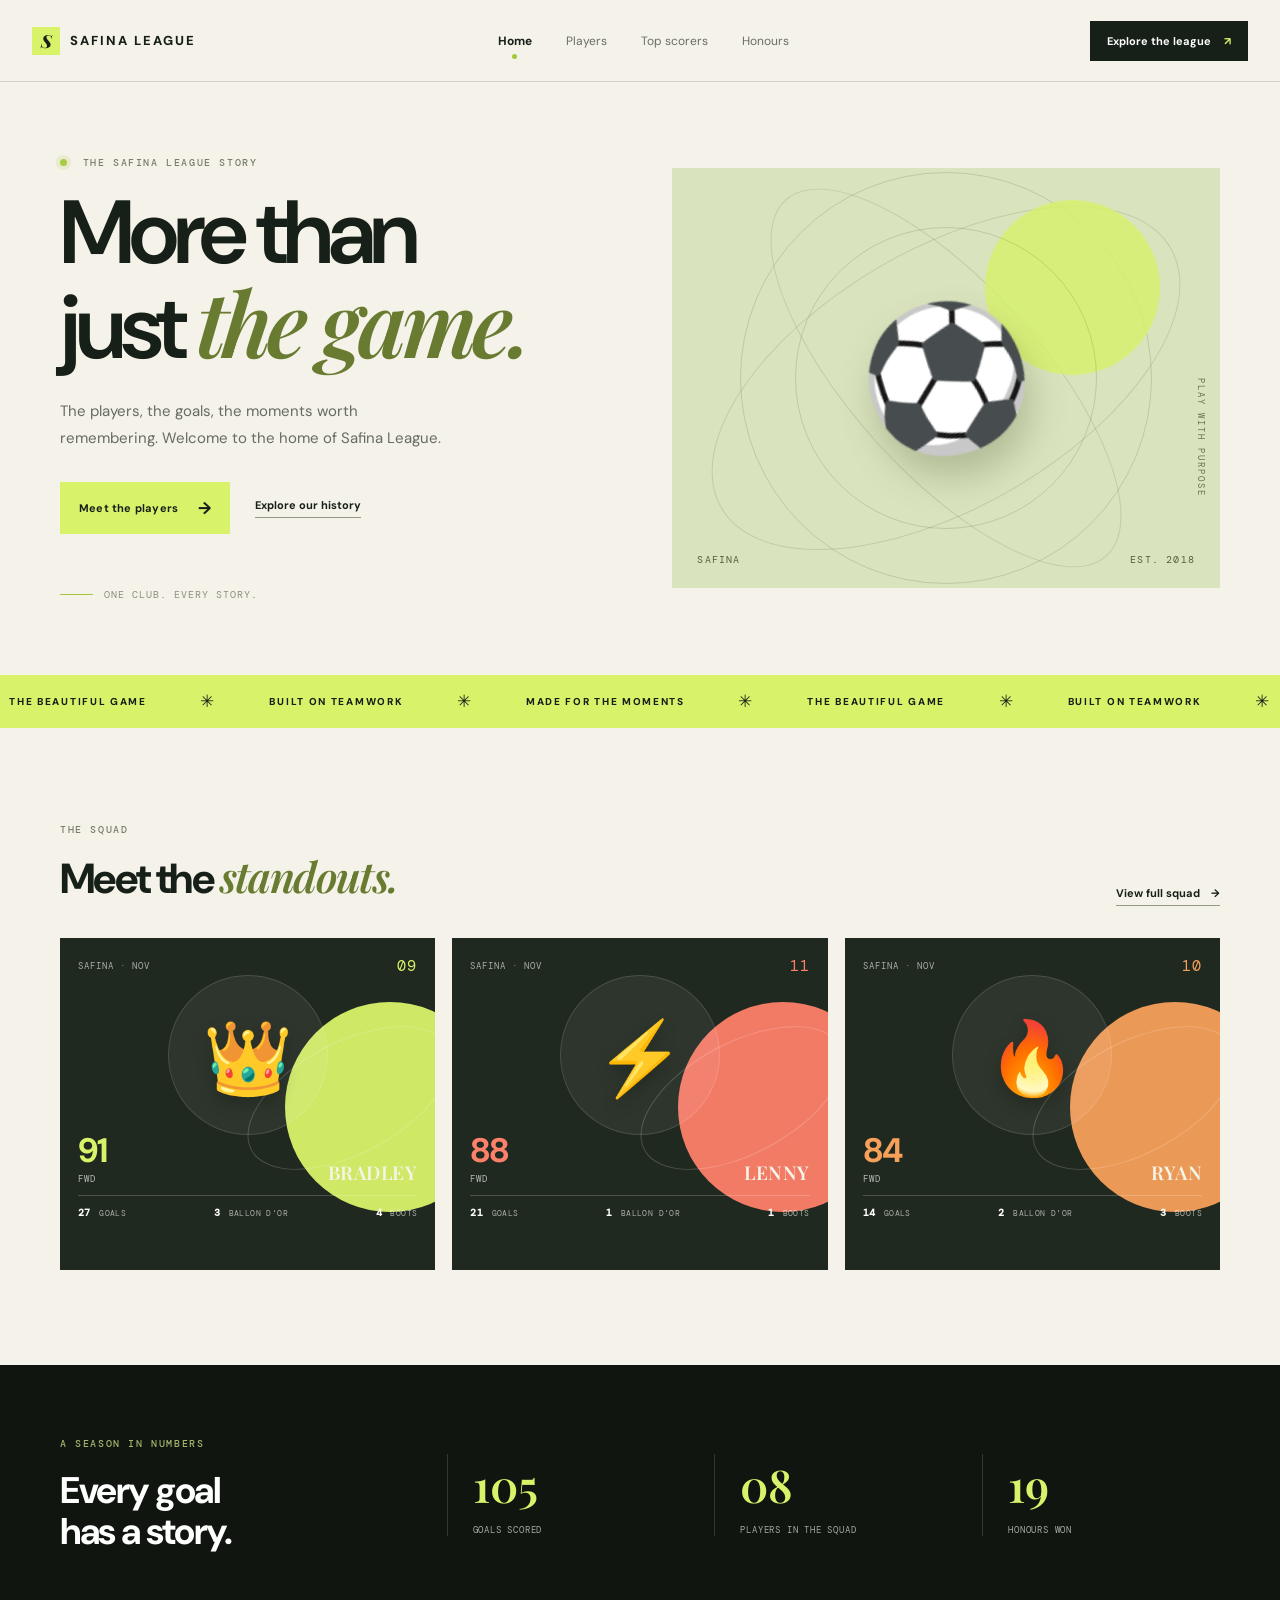
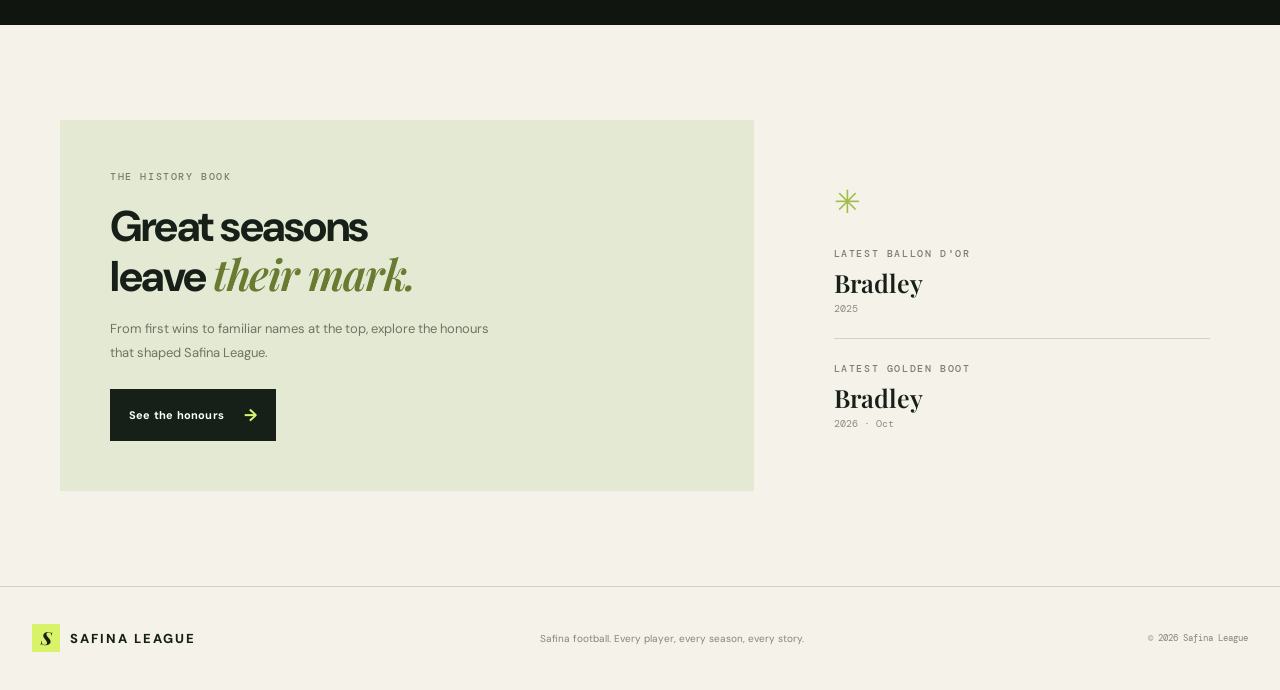
<file: index.html>
<!DOCTYPE html>
<html lang="en">
<head>
  <meta charset="UTF-8">
  <meta name="viewport" content="width=device-width, initial-scale=1.0">
  <meta name="description" content="Meet the Safina players, explore the latest ratings, top scorers, and award history on Safina League.">
  <meta name="theme-color" content="#101510">
  <title>Safina League — Safina Football</title>
  <link rel="stylesheet" href="styles.css">
  <script src="data.js" defer></script>
  <script src="app.js" defer></script>
</head>
<body>
  <header class="site-header">
    <a class="wordmark" href="index.html" aria-label="Safina League home"><span class="wordmark-mark">S</span>SAFINA LEAGUE</a>
    <button class="menu-toggle" aria-label="Open navigation" aria-expanded="false">☰</button>
    <nav class="site-nav" aria-label="Main navigation">
      <a class="active" href="index.html">Home</a>
      <a href="players.html">Players</a>
      <a href="scorers.html">Top scorers</a>
      <a href="honours.html">Honours</a>
    </nav>
    <a class="header-cta" href="players.html">Explore the league <span aria-hidden="true">↗</span></a>
  </header>

  <main>
    <section class="hero page-width">
      <div class="hero-copy">
        <p class="eyebrow"><span class="live-dot"></span> THE SAFINA LEAGUE STORY</p>
        <h1>More than<br>just <em>the game.</em></h1>
        <p class="hero-intro">The players, the goals, the moments worth remembering. Welcome to the home of Safina League.</p>
        <div class="hero-actions">
          <a class="button button-primary" href="players.html">Meet the players <span aria-hidden="true">→</span></a>
          <a class="text-link" href="honours.html">Explore our history</a>
        </div>
        <div class="hero-note"><span class="note-line"></span><span>ONE CLUB. EVERY STORY.</span></div>
      </div>
      <div class="hero-art" aria-label="Illustration of a football on a pitch">
        <div class="hero-orbit orbit-one"></div><div class="hero-orbit orbit-two"></div>
        <div class="hero-sun"></div>
        <div class="hero-ball" aria-hidden="true">⚽</div>
        <div class="hero-art-label"><span>SAFINA</span><span>EST. 2018</span></div>
        <div class="hero-side-label">PLAY WITH PURPOSE</div>
      </div>
    </section>

    <section class="ticker" aria-label="Club motto"><div class="ticker-track"><span>THE BEAUTIFUL GAME</span><b>✳</b><span>BUILT ON TEAMWORK</span><b>✳</b><span>MADE FOR THE MOMENTS</span><b>✳</b><span>THE BEAUTIFUL GAME</span><b>✳</b><span>BUILT ON TEAMWORK</span><b>✳</b></div></section>

    <section class="section page-width home-featured">
      <div class="section-heading"><div><p class="eyebrow">THE SQUAD</p><h2>Meet the <em>standouts.</em></h2></div><a class="text-link" href="players.html">View full squad <span aria-hidden="true">→</span></a></div>
      <div class="player-grid featured-grid" id="featured-players"></div>
    </section>

    <section class="numbers-band">
      <div class="page-width numbers-inner">
        <div class="numbers-heading"><p class="eyebrow">A SEASON IN NUMBERS</p><h2>Every goal<br>has a story.</h2></div>
        <div class="stat-block"><strong id="stat-goals">—</strong><span>GOALS SCORED</span></div>
        <div class="stat-block"><strong id="stat-players">—</strong><span>PLAYERS IN THE SQUAD</span></div>
        <div class="stat-block"><strong id="stat-awards">—</strong><span>HONOURS WON</span></div>
      </div>
    </section>

    <section class="section page-width home-history">
      <div class="history-callout"><p class="eyebrow">THE HISTORY BOOK</p><h2>Great seasons<br>leave <em>their mark.</em></h2><p>From first wins to familiar names at the top, explore the honours that shaped Safina League.</p><a class="button button-dark" href="honours.html">See the honours <span aria-hidden="true">→</span></a></div>
      <div class="latest-winner"><div class="winner-icon" aria-hidden="true">✳</div><p class="eyebrow">LATEST BALLON D'OR</p><strong id="latest-ballon-winner">—</strong><span id="latest-ballon-year">—</span><div class="winner-rule"></div><p class="eyebrow">LATEST GOLDEN BOOT</p><strong id="latest-boot-winner">—</strong><span id="latest-boot-year">—</span></div>
    </section>
  </main>

  <footer class="site-footer"><a class="wordmark" href="index.html"><span class="wordmark-mark">S</span>SAFINA LEAGUE</a><p>Safina football. Every player, every season, every story.</p><span>© <span data-year></span> Safina League</span></footer>
</body>
</html>
</file>
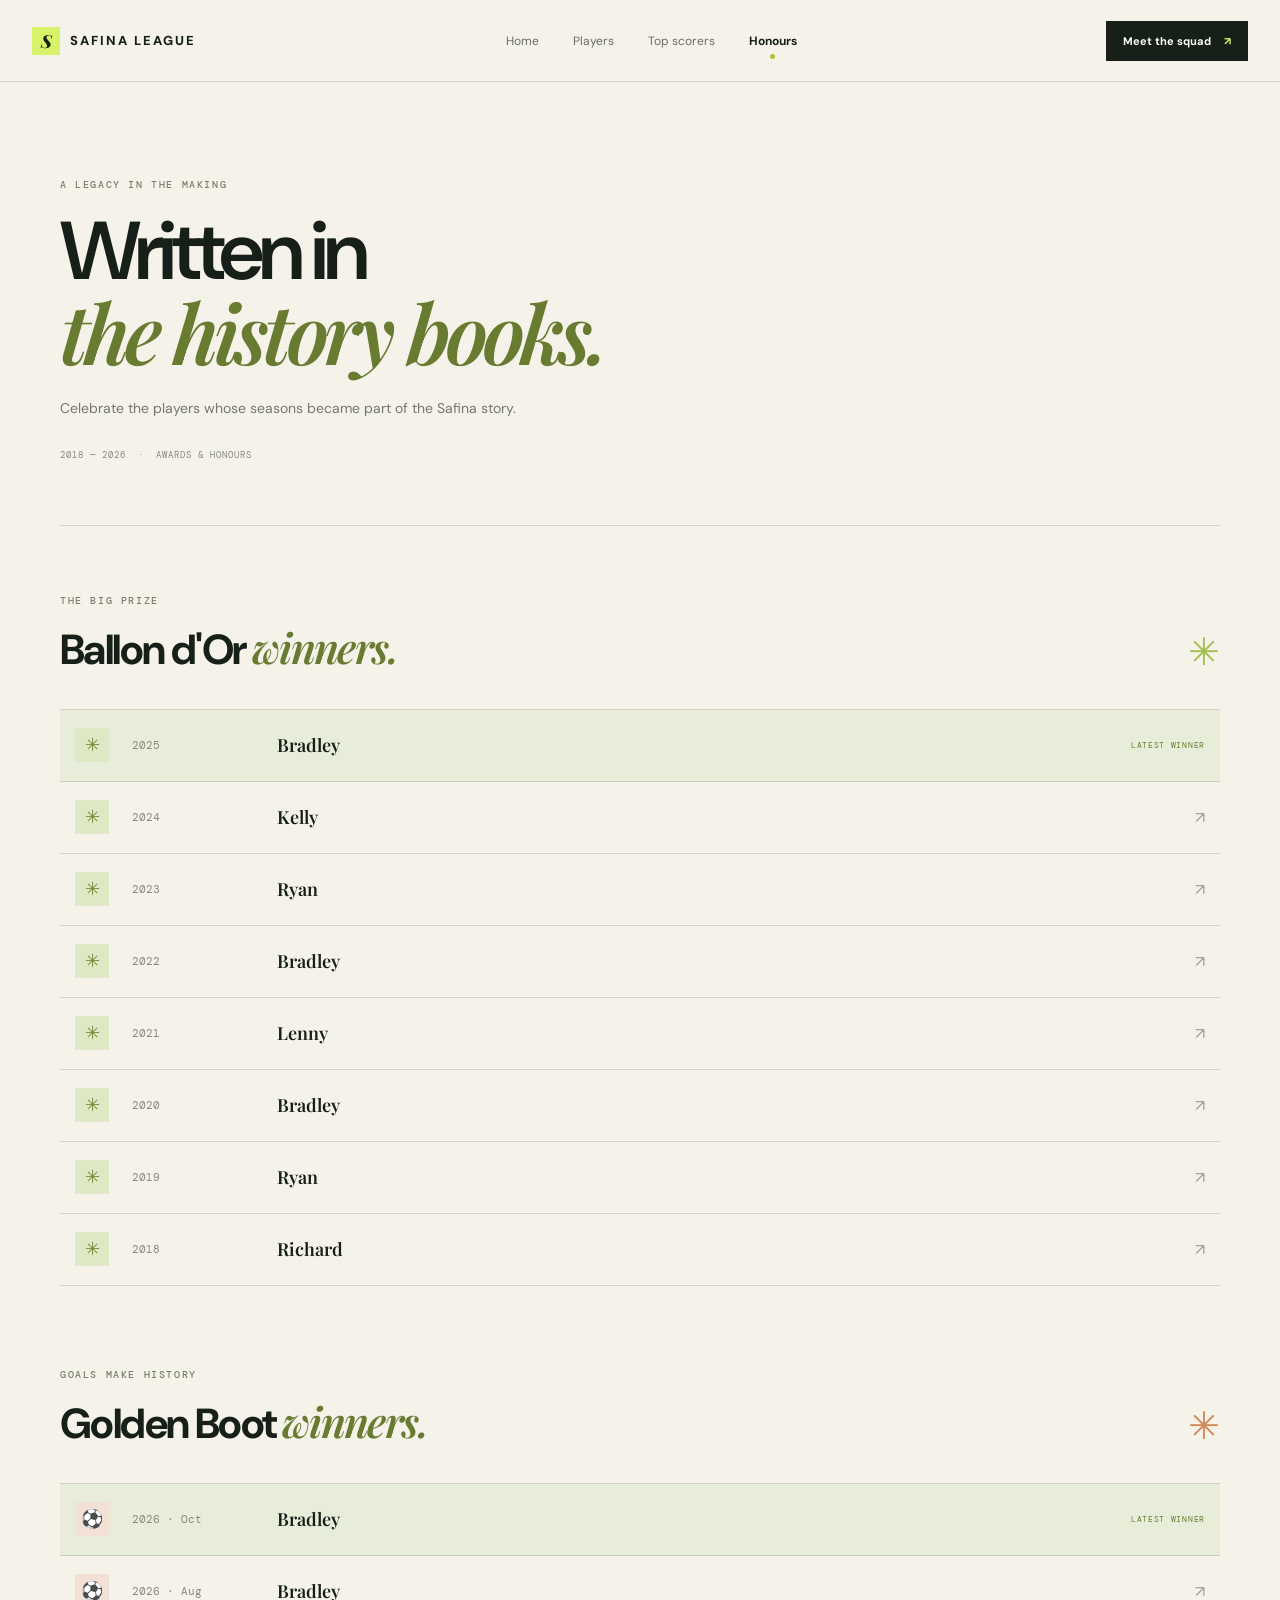
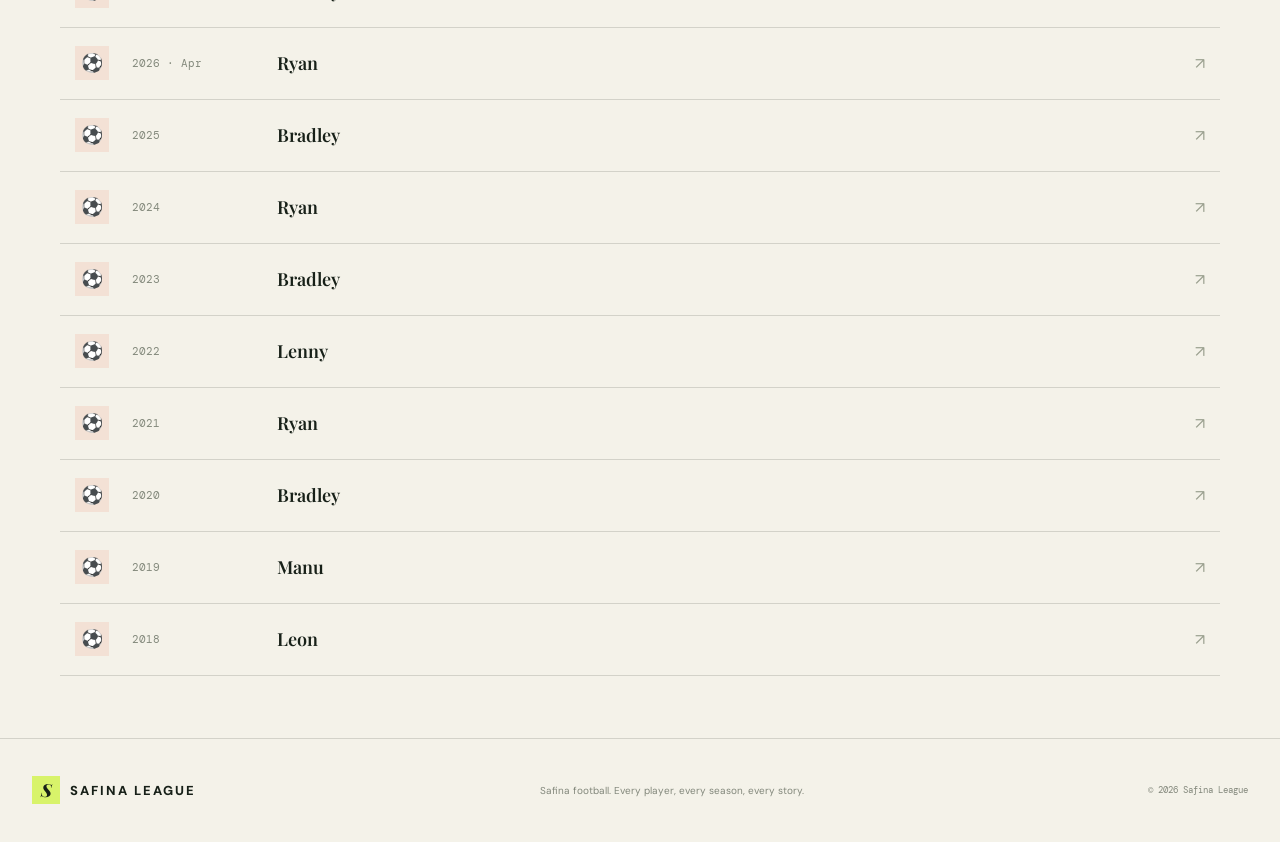
<file: honours.html>
<!DOCTYPE html>
<html lang="en">
<head>
  <meta charset="UTF-8">
  <meta name="viewport" content="width=device-width, initial-scale=1.0">
  <meta name="description" content="Look back at Safina Ballon d'Or and Golden Boot winners.">
  <meta name="theme-color" content="#101510">
  <title>Honours & History — Safina League</title>
  <link rel="stylesheet" href="styles.css">
  <script src="data.js" defer></script>
  <script src="app.js" defer></script>
</head>
<body>
  <header class="site-header">
    <a class="wordmark" href="index.html" aria-label="Safina League home"><span class="wordmark-mark">S</span>SAFINA LEAGUE</a>
    <button class="menu-toggle" aria-label="Open navigation" aria-expanded="false">☰</button>
    <nav class="site-nav" aria-label="Main navigation"><a href="index.html">Home</a><a href="players.html">Players</a><a href="scorers.html">Top scorers</a><a class="active" href="honours.html">Honours</a></nav>
    <a class="header-cta" href="players.html">Meet the squad <span aria-hidden="true">↗</span></a>
  </header>
  <main>
    <section class="page-hero page-width"><p class="eyebrow">A LEGACY IN THE MAKING</p><h1>Written in<br><em>the history books.</em></h1><p>Celebrate the players whose seasons became part of the Safina story.</p><div class="page-hero-meta"><span>2018 — 2026</span><span>·</span><span>AWARDS & HONOURS</span></div></section>
    <section class="section page-width honours-section"><div class="section-heading"><div><p class="eyebrow">THE BIG PRIZE</p><h2>Ballon d'Or <em>winners.</em></h2></div><span class="award-mark" aria-hidden="true">✳</span></div><div class="honours-list" id="ballon-history"></div></section>
    <section class="section page-width honours-section boot-section"><div class="section-heading"><div><p class="eyebrow">GOALS MAKE HISTORY</p><h2>Golden Boot <em>winners.</em></h2></div><span class="award-mark boot-mark" aria-hidden="true">✳</span></div><div class="honours-list" id="boot-history"></div></section>
  </main>
  <footer class="site-footer"><a class="wordmark" href="index.html"><span class="wordmark-mark">S</span>SAFINA LEAGUE</a><p>Safina football. Every player, every season, every story.</p><span>© <span data-year></span> Safina League</span></footer>
</body>
</html>
</file>
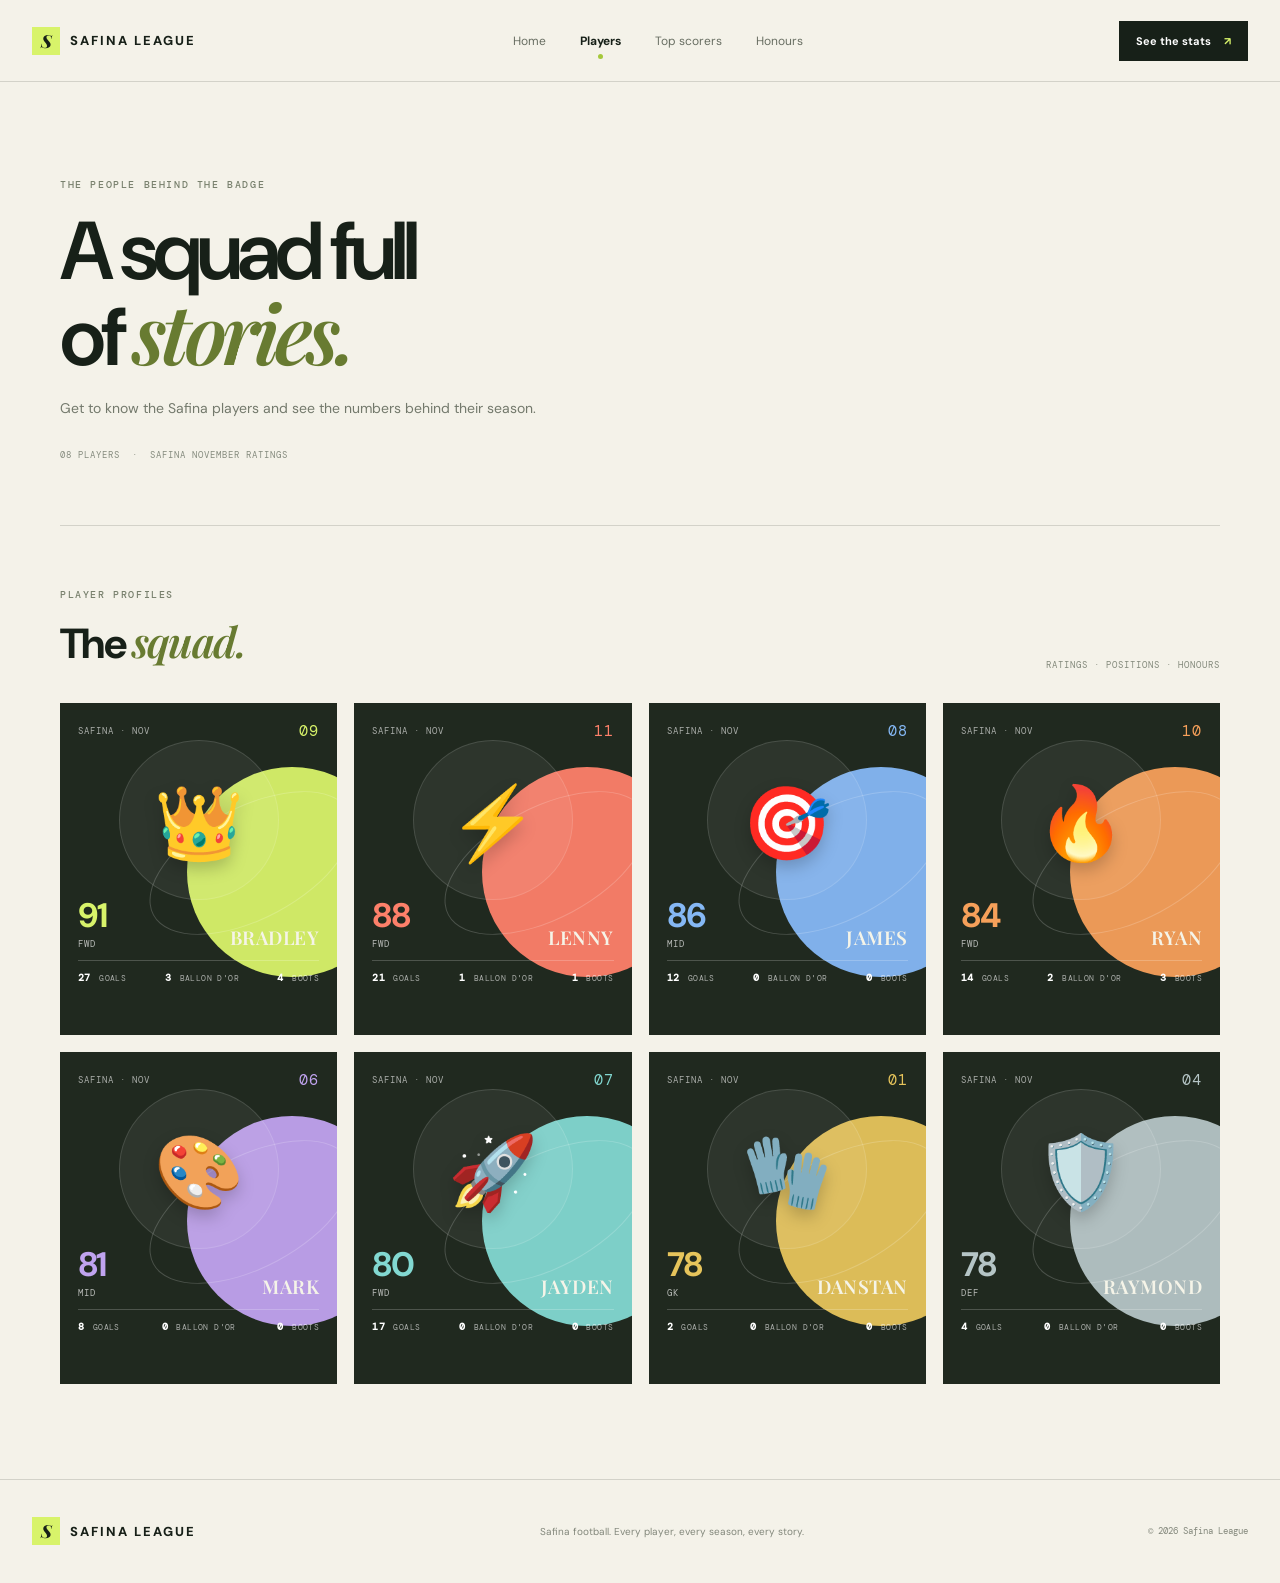
<file: players.html>
<!DOCTYPE html>
<html lang="en">
<head>
  <meta charset="UTF-8">
  <meta name="viewport" content="width=device-width, initial-scale=1.0">
  <meta name="description" content="Explore Safina player ratings, positions, goals, and awards.">
  <meta name="theme-color" content="#101510">
  <title>The Squad — Safina League</title>
  <link rel="stylesheet" href="styles.css">
  <script src="data.js" defer></script>
  <script src="app.js" defer></script>
</head>
<body>
  <header class="site-header">
    <a class="wordmark" href="index.html" aria-label="Safina League home"><span class="wordmark-mark">S</span>SAFINA LEAGUE</a>
    <button class="menu-toggle" aria-label="Open navigation" aria-expanded="false">☰</button>
    <nav class="site-nav" aria-label="Main navigation"><a href="index.html">Home</a><a class="active" href="players.html">Players</a><a href="scorers.html">Top scorers</a><a href="honours.html">Honours</a></nav>
    <a class="header-cta" href="scorers.html">See the stats <span aria-hidden="true">↗</span></a>
  </header>
  <main>
    <section class="page-hero page-width"><p class="eyebrow">THE PEOPLE BEHIND THE BADGE</p><h1>A squad full<br>of <em>stories.</em></h1><p>Get to know the Safina players and see the numbers behind their season.</p><div class="page-hero-meta"><span>08 PLAYERS</span><span>·</span><span>SAFINA NOVEMBER RATINGS</span></div></section>
    <section class="section page-width squad-section"><div class="section-heading"><div><p class="eyebrow">PLAYER PROFILES</p><h2>The <em>squad.</em></h2></div><span class="section-aside">RATINGS · POSITIONS · HONOURS</span></div><div class="player-grid" id="all-players"></div></section>
  </main>
  <footer class="site-footer"><a class="wordmark" href="index.html"><span class="wordmark-mark">S</span>SAFINA LEAGUE</a><p>Safina football. Every player, every season, every story.</p><span>© <span data-year></span> Safina League</span></footer>
</body>
</html>
</file>
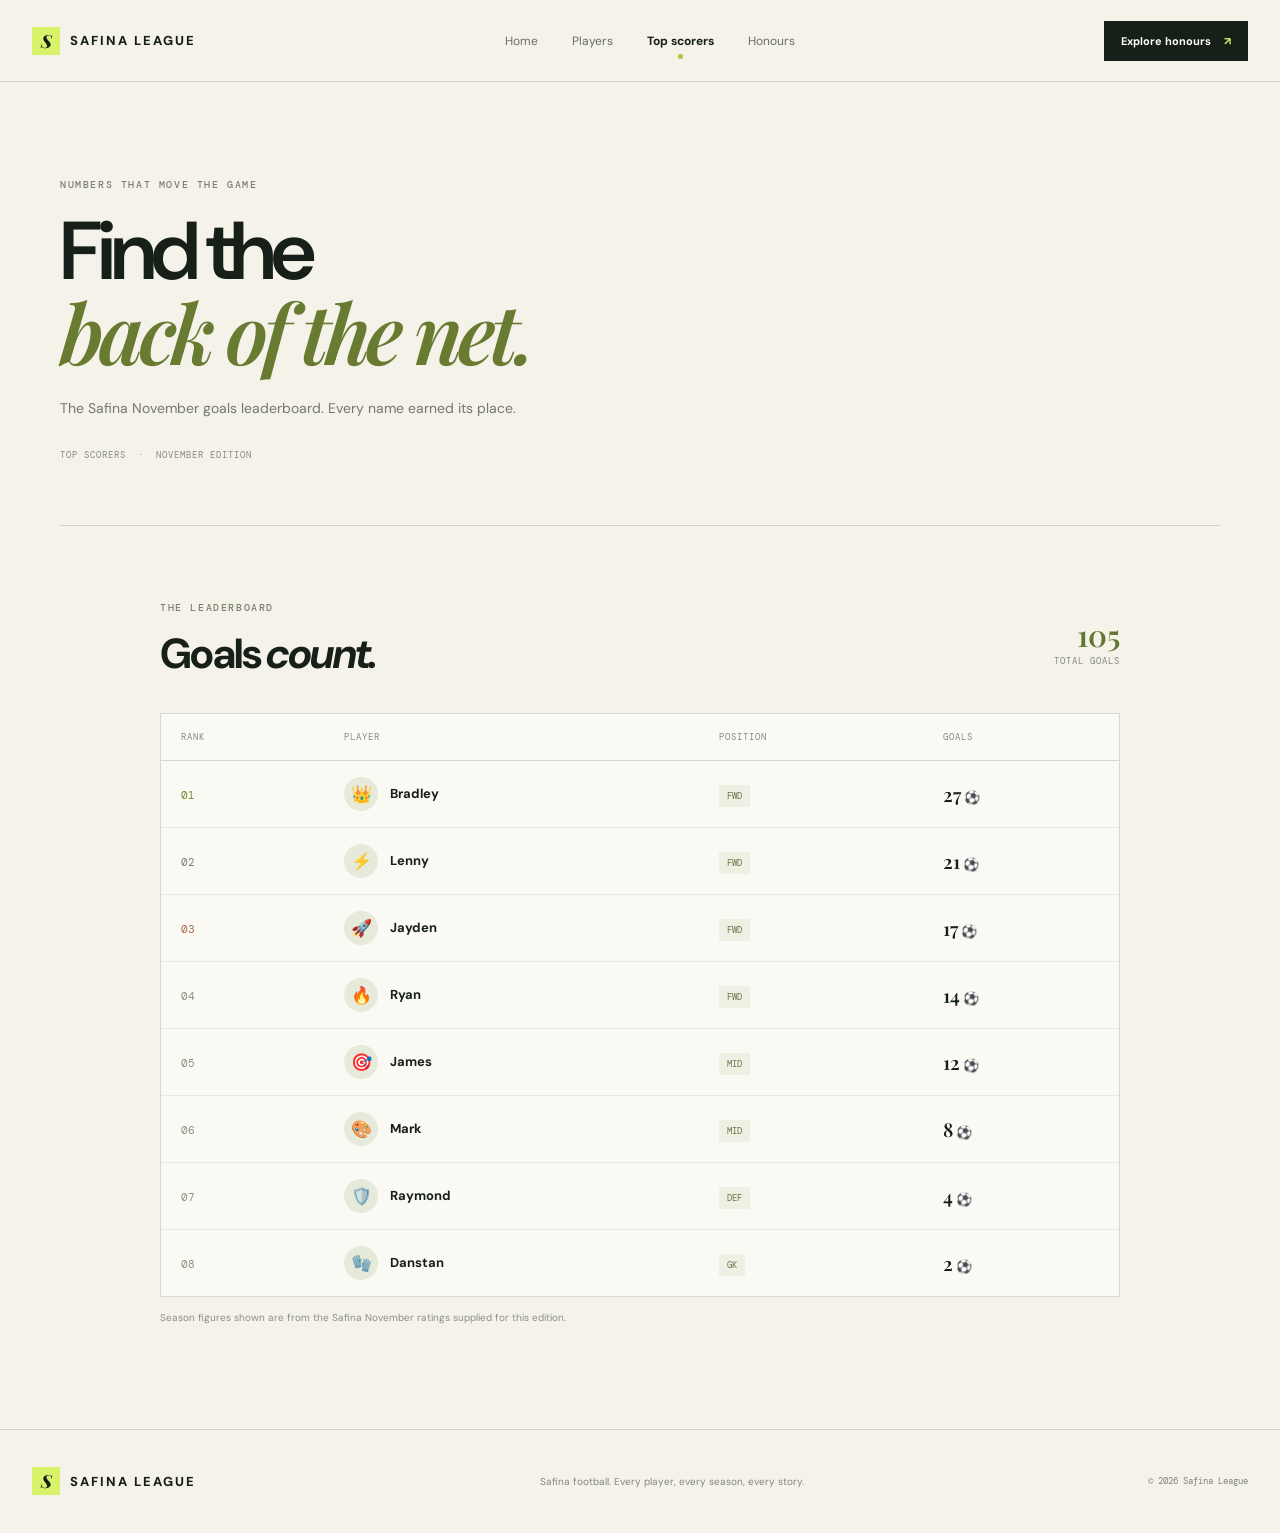
<file: scorers.html>
<!DOCTYPE html>
<html lang="en">
<head>
  <meta charset="UTF-8">
  <meta name="viewport" content="width=device-width, initial-scale=1.0">
  <meta name="description" content="Safina November top scorers leaderboard.">
  <meta name="theme-color" content="#101510">
  <title>Top Scorers — Safina League</title>
  <link rel="stylesheet" href="styles.css">
  <script src="data.js" defer></script>
  <script src="app.js" defer></script>
</head>
<body>
  <header class="site-header">
    <a class="wordmark" href="index.html" aria-label="Safina League home"><span class="wordmark-mark">S</span>SAFINA LEAGUE</a>
    <button class="menu-toggle" aria-label="Open navigation" aria-expanded="false">☰</button>
    <nav class="site-nav" aria-label="Main navigation"><a href="index.html">Home</a><a href="players.html">Players</a><a class="active" href="scorers.html">Top scorers</a><a href="honours.html">Honours</a></nav>
    <a class="header-cta" href="honours.html">Explore honours <span aria-hidden="true">↗</span></a>
  </header>
  <main>
    <section class="page-hero page-width"><p class="eyebrow">NUMBERS THAT MOVE THE GAME</p><h1>Find the<br><em>back of the net.</em></h1><p>The Safina November goals leaderboard. Every name earned its place.</p><div class="page-hero-meta"><span>TOP SCORERS</span><span>·</span><span>NOVEMBER EDITION</span></div></section>
    <section class="section page-width leaderboard-section"><div class="leaderboard-top"><div><p class="eyebrow">THE LEADERBOARD</p><h2>Goals <em>count.</em></h2></div><div class="leaderboard-total"><strong id="leaderboard-total">—</strong><span>TOTAL GOALS</span></div></div><div class="table-shell"><table class="leaderboard"><thead><tr><th scope="col">RANK</th><th scope="col">PLAYER</th><th scope="col">POSITION</th><th scope="col">GOALS</th></tr></thead><tbody id="scorers-table"></tbody></table></div><p class="table-footnote">Season figures shown are from the Safina November ratings supplied for this edition.</p></section>
  </main>
  <footer class="site-footer"><a class="wordmark" href="index.html"><span class="wordmark-mark">S</span>SAFINA LEAGUE</a><p>Safina football. Every player, every season, every story.</p><span>© <span data-year></span> Safina League</span></footer>
</body>
</html>
</file>
<file: styles.css>
@import url('https://fonts.googleapis.com/css2?family=DM+Mono:wght@400;500&family=DM+Sans:wght@400;500;600;700;800&family=Playfair+Display:ital,wght@0,600;0,700;1,600;1,700&display=swap');

:root{--ink:#172018;--deep:#101510;--paper:#f4f2e9;--cream:#e9e6d9;--muted:#777d70;--lime:#d8f36a;--line:rgba(23,32,24,.15);--serif:'Playfair Display',Georgia,serif;--sans:'DM Sans',Arial,sans-serif;--mono:'DM Mono',monospace}
*{box-sizing:border-box}html{scroll-behavior:smooth}body{margin:0;background:var(--paper);color:var(--ink);font-family:var(--sans);-webkit-font-smoothing:antialiased}a{color:inherit;text-decoration:none}.page-width{width:min(1160px,calc(100% - 64px));margin-inline:auto}
.site-header{height:82px;padding:0 max(32px,calc((100vw - 1300px)/2));display:flex;align-items:center;justify-content:space-between;border-bottom:1px solid var(--line);background:var(--paper);position:relative;z-index:5}.wordmark{display:inline-flex;align-items:center;gap:10px;font-size:13px;font-weight:800;letter-spacing:2px}.wordmark-mark{width:28px;height:28px;display:grid;place-items:center;background:var(--lime);font-family:var(--serif);font-size:18px;font-style:italic;letter-spacing:0}.site-nav{display:flex;gap:34px;align-items:center}.site-nav a{font-size:12px;color:#686e62;transition:color .2s}.site-nav a:hover,.site-nav a.active{color:var(--ink);font-weight:700}.site-nav a.active:after{content:'';display:block;width:5px;height:5px;border-radius:50%;background:#a5c83b;margin:5px auto -10px}.header-cta{font-size:11px;font-weight:700;background:var(--ink);color:#fff;padding:13px 17px}.header-cta span{color:var(--lime);padding-left:10px}.menu-toggle{display:none}
.hero{min-height:570px;display:grid;grid-template-columns:1fr .95fr;align-items:center;gap:36px;padding-block:64px}.hero-copy{padding:10px 0}.eyebrow{font:500 10px var(--mono);letter-spacing:1.6px;color:#78806d;margin:0 0 20px}.live-dot{display:inline-block;width:7px;height:7px;border-radius:50%;background:#a9cb44;margin-right:8px;box-shadow:0 0 0 4px rgba(169,203,68,.17)}h1,h2,p{margin-top:0}.hero h1,.page-hero h1{font-size:clamp(54px,7vw,92px);line-height:.98;letter-spacing:-5px;margin:0 0 26px;font-weight:600}.hero h1 em,.page-hero h1 em,.section-heading h2 em,.numbers-heading h2 em,.history-callout h2 em{font-family:var(--serif);font-weight:600;color:#687b31}.hero-intro{font-size:15px;line-height:1.8;color:#666c60;max-width:390px}.hero-actions{display:flex;align-items:center;gap:25px;margin-top:30px}.button{display:inline-flex;align-items:center;gap:20px;padding:15px 19px;font-size:11px;font-weight:700;letter-spacing:.2px}.button-primary{background:var(--lime);color:var(--ink)}.button-primary span,.button-dark span{font-size:17px}.text-link{font-size:11px;font-weight:700;border-bottom:1px solid #939884;padding-bottom:5px}.text-link span{padding-left:8px}.hero-note{display:flex;align-items:center;gap:11px;margin-top:54px;color:#8b9082;font:10px var(--mono);letter-spacing:1px}.note-line{height:1px;width:33px;background:#a5c83b}.hero-art{height:420px;position:relative;overflow:hidden;background:#d9e3be;display:grid;place-items:center}.hero-art:before,.hero-art:after{content:'';position:absolute;border:1px solid rgba(67,87,33,.18);border-radius:50%;width:410px;height:410px}.hero-art:after{width:300px;height:300px}.hero-orbit{position:absolute;border:1px solid rgba(67,87,33,.16);border-radius:50%;width:520px;height:260px;transform:rotate(-30deg)}.orbit-two{transform:rotate(48deg);width:480px;height:190px}.hero-sun{position:absolute;width:175px;height:175px;background:var(--lime);border-radius:50%;top:32px;right:60px;opacity:.8}.hero-ball{position:relative;z-index:1;font-size:140px;filter:drop-shadow(0 22px 18px rgba(49,62,27,.24));transform:rotate(-17deg)}.hero-art-label{position:absolute;left:25px;bottom:22px;right:25px;display:flex;justify-content:space-between;font:10px var(--mono);letter-spacing:1.2px;color:#52613a}.hero-side-label{position:absolute;right:13px;top:50%;writing-mode:vertical-rl;font:9px var(--mono);letter-spacing:2px;color:#69784e}
.ticker{height:53px;background:var(--lime);overflow:hidden;display:flex;align-items:center}.ticker-track{display:flex;align-items:center;justify-content:space-around;min-width:100%;gap:35px;white-space:nowrap;font-size:10px;letter-spacing:1.7px;font-weight:800}.ticker-track b{font-size:17px;font-weight:400}.section{padding-block:95px}.section-heading,.leaderboard-top{display:flex;align-items:end;justify-content:space-between;margin-bottom:32px}.section-heading .eyebrow,.leaderboard-top .eyebrow{margin-bottom:12px}.section-heading h2,.leaderboard-top h2{font-size:42px;letter-spacing:-1.6px;margin:0}.section-aside{font:9px var(--mono);letter-spacing:1px;color:#83897b}.player-grid{display:grid;grid-template-columns:repeat(4,1fr);gap:17px}.featured-grid{grid-template-columns:repeat(3,1fr)}.player-card{--tone:#d8f36a;position:relative;overflow:hidden;min-height:332px;padding:18px 18px 15px;background:#20291f;color:#f5f4e8;isolation:isolate;transition:transform .25s,box-shadow .25s}.player-card:hover{transform:translateY(-5px);box-shadow:0 14px 28px rgba(28,38,27,.18)}.tone-lime{--tone:#d8f36a}.tone-coral{--tone:#fd806a}.tone-blue{--tone:#85b8f5}.tone-orange{--tone:#f6a05a}.tone-violet{--tone:#c0a3ef}.tone-cyan{--tone:#82d8d1}.tone-gold{--tone:#e6c45b}.tone-slate{--tone:#b5c5c6}.player-card:before{content:'';position:absolute;z-index:-1;width:210px;height:210px;border-radius:50%;background:var(--tone);right:-60px;top:64px;opacity:.95}.player-card:after{content:'';position:absolute;z-index:-1;width:220px;height:110px;border:1px solid rgba(255,255,255,.19);border-radius:50%;right:-25px;top:104px;transform:rotate(-28deg)}.card-edition,.player-number{font:9px var(--mono);letter-spacing:1px;color:rgba(255,255,255,.62)}.player-card-top{display:flex;justify-content:space-between;align-items:center}.player-number{color:var(--tone);font-size:15px}.card-player-art{height:158px;position:relative;display:grid;place-items:center}.card-shape{position:absolute;width:160px;height:160px;border-radius:50%;background:rgba(255,255,255,.06);border:1px solid rgba(255,255,255,.13)}.player-emoji{position:relative;font-size:72px;filter:drop-shadow(0 7px 8px rgba(0,0,0,.2));transform:translateY(4px)}.player-card-info{position:relative;border-bottom:1px solid rgba(255,255,255,.2);padding-bottom:10px;display:flex;align-items:end;justify-content:space-between}.player-rating{display:flex;flex-direction:column;line-height:1}.player-rating strong{font-size:34px;letter-spacing:-2px;color:var(--tone)}.player-rating span{font:9px var(--mono);letter-spacing:1px;margin-top:5px;color:rgba(255,255,255,.68)}.player-card-name{font:600 19px var(--serif);text-transform:uppercase;letter-spacing:.5px}.player-card-stats{display:flex;justify-content:space-between;padding-top:10px;font:8px var(--mono);letter-spacing:.4px;color:rgba(255,255,255,.62)}.player-card-stats b{color:#fff;font-size:10px;margin-right:3px}
.numbers-band{background:var(--deep);color:#fff}.numbers-inner{min-height:260px;display:grid;grid-template-columns:1.5fr repeat(3,1fr);align-items:center;gap:30px}.numbers-heading .eyebrow{color:#a1b66b}.numbers-heading h2{font-size:37px;line-height:1.1;letter-spacing:-1.5px;margin:0}.numbers-heading h2 em{color:var(--lime)}.stat-block{border-left:1px solid rgba(255,255,255,.15);padding-left:25px;display:flex;flex-direction:column;gap:10px}.stat-block strong{font:600 45px var(--serif);color:var(--lime)}.stat-block span{font:9px var(--mono);letter-spacing:.8px;color:#a6ab9e}.home-history{display:grid;grid-template-columns:1.4fr .8fr;gap:70px;align-items:center}.history-callout{padding:50px;background:#e4e9d4}.history-callout h2{font-size:43px;letter-spacing:-1.5px;line-height:1.1;margin-bottom:17px}.history-callout p:not(.eyebrow){color:#6e7564;max-width:390px;font-size:13px;line-height:1.8}.button-dark{background:var(--ink);color:white;margin-top:12px}.button-dark span{color:var(--lime)}.latest-winner{padding:20px 10px;display:flex;flex-direction:column;align-items:flex-start}.winner-icon{font-size:32px;color:#9ebc48;margin-bottom:24px}.latest-winner .eyebrow{margin:0 0 6px}.latest-winner strong{font:600 25px var(--serif);margin-bottom:3px}.latest-winner>span{font:10px var(--mono);color:#8b9082}.winner-rule{height:1px;width:100%;background:var(--line);margin:23px 0}
.site-footer{min-height:104px;padding:24px max(32px,calc((100vw - 1300px)/2));border-top:1px solid var(--line);display:flex;align-items:center;justify-content:space-between;gap:20px}.site-footer p{margin:0;font-size:10px;color:#82877b}.site-footer>span{font:9px var(--mono);color:#82877b}
.page-hero{padding-top:96px;padding-bottom:64px;border-bottom:1px solid var(--line);position:relative}.page-hero h1{font-size:clamp(54px,7vw,82px);margin-bottom:19px}.page-hero>p:not(.eyebrow){font-size:14px;color:#73796c;line-height:1.7;max-width:480px;margin-bottom:28px}.page-hero-meta{display:flex;gap:12px;color:#858b7e;font:9px var(--mono);letter-spacing:1px}.squad-section{padding-top:62px}.squad-section .player-grid{grid-template-columns:repeat(4,1fr)}.leaderboard-section{padding-top:75px;max-width:960px}.leaderboard-top{align-items:center}.leaderboard-total{display:flex;flex-direction:column;align-items:flex-end}.leaderboard-total strong{font:600 30px var(--serif);color:#627731}.leaderboard-total span{font:9px var(--mono);color:#82877b;letter-spacing:1px}.table-shell{border:1px solid var(--line);background:#faf9f4}.leaderboard{width:100%;border-collapse:collapse;text-align:left}.leaderboard th{padding:17px 20px;font:9px var(--mono);letter-spacing:1px;color:#858b7e;border-bottom:1px solid var(--line)}.leaderboard td{padding:16px 20px;border-bottom:1px solid rgba(23,32,24,.08)}.leaderboard tbody tr:last-child td{border-bottom:0}.leaderboard tbody tr:hover{background:#f1f3e8}.rank-badge{font:11px var(--mono);color:#8b9082}.rank-badge.rank-1{color:#718b2f}.rank-badge.rank-2{color:#777e80}.rank-badge.rank-3{color:#a66a42}.table-player{display:flex;align-items:center;gap:12px}.table-avatar{width:34px;height:34px;border-radius:50%;display:grid;place-items:center;background:#e6eadb;font-size:17px}.table-player strong{font-size:13px}.position-pill{padding:5px 8px;background:#edf0e3;color:#69784b;font:9px var(--mono)}.goal-count{font:600 19px var(--serif)}.goal-count span{font-size:13px}.table-footnote{font-size:10px;color:#8a8f83;margin-top:14px}
.honours-section{padding-top:68px;padding-bottom:62px}.honours-section+.honours-section{padding-top:20px}.award-mark{font-size:38px;color:#a4bf4b}.boot-mark{color:#d28757}.honours-list{border-top:1px solid var(--line)}.honour-row{min-height:72px;display:grid;grid-template-columns:42px 130px 1fr auto;align-items:center;gap:15px;border-bottom:1px solid var(--line);padding:10px 15px;transition:background .2s}.honour-row:hover{background:#eeefe7}.honour-row.latest{background:#e8edd9}.honour-icon{width:34px;height:34px;display:grid;place-items:center;background:#dfe8c4;color:#728b38;font-size:18px}.boot-section .honour-icon{background:#f3e1d5;color:#b87043}.honour-year{font:11px var(--mono);color:#83897c}.honour-winner{font:600 18px var(--serif)}.latest-tag{font:8px var(--mono);letter-spacing:.7px;color:#687d32}.honour-arrow{color:#9aa08f}
@media(max-width:900px){.site-header{padding-inline:24px}.site-nav{gap:20px}.hero{min-height:500px;gap:20px}.hero-art{height:360px}.player-grid,.squad-section .player-grid{grid-template-columns:repeat(2,1fr)}.numbers-inner{grid-template-columns:repeat(3,1fr);padding-block:38px}.numbers-heading{grid-column:1/-1}.numbers-heading br{display:none}.home-history{gap:35px}.site-footer{padding-inline:24px}}
@media(max-width:620px){.page-width{width:calc(100% - 36px)}.site-header{height:68px;padding-inline:18px}.wordmark{font-size:11px}.header-cta{display:none}.menu-toggle{display:block;border:0;background:transparent;font-size:21px;color:var(--ink);cursor:pointer}.site-nav{display:none;position:absolute;top:68px;left:0;right:0;padding:16px 20px 20px;background:var(--paper);border-bottom:1px solid var(--line);flex-direction:column;align-items:stretch;gap:0}.site-nav.is-open{display:flex}.site-nav a{padding:13px 0}.site-nav a.active:after{display:none}.hero{display:flex;flex-direction:column;align-items:stretch;padding-block:48px 35px;gap:28px}.hero h1,.page-hero h1{font-size:58px;letter-spacing:-3px}.hero-art{height:310px}.hero-ball{font-size:110px}.hero-sun{width:130px;height:130px;right:35px}.hero-note{margin-top:35px}.ticker{height:45px}.ticker-track{justify-content:flex-start;gap:22px;font-size:8px}.section{padding-block:62px}.section-heading h2,.leaderboard-top h2{font-size:34px}.section-heading{align-items:end;gap:12px}.section-heading>.text-link{white-space:nowrap;font-size:10px}.section-aside{display:none}.player-grid,.squad-section .player-grid,.featured-grid{grid-template-columns:repeat(2,minmax(0,1fr));gap:10px}.player-card{min-height:290px;padding:13px}.card-player-art{height:130px}.card-shape{width:135px;height:135px}.player-emoji{font-size:58px}.player-card-name{font-size:15px}.player-card-stats{font-size:7px}.player-card-stats b{font-size:9px}.numbers-inner{grid-template-columns:repeat(3,1fr);gap:14px;padding-block:32px}.numbers-heading{grid-column:1/-1}.numbers-heading h2{font-size:30px}.stat-block{padding-left:11px}.stat-block strong{font-size:31px}.stat-block span{font-size:7px;line-height:1.5}.home-history{grid-template-columns:1fr;gap:25px}.history-callout{padding:30px 24px}.history-callout h2{font-size:36px}.latest-winner{padding-inline:5px}.page-hero{padding-top:65px;padding-bottom:42px}.page-hero h1{font-size:54px}.page-hero-meta{font-size:8px;gap:8px}.leaderboard-section{padding-top:50px}.leaderboard-top{align-items:end}.leaderboard th,.leaderboard td{padding:12px 9px}.leaderboard th{font-size:8px}.leaderboard th:nth-child(3),.leaderboard td:nth-child(3){display:none}.table-player{gap:8px}.table-player strong{font-size:12px}.table-avatar{width:29px;height:29px}.goal-count{font-size:16px}.honour-row{grid-template-columns:35px 75px 1fr auto;gap:8px;padding-inline:6px;min-height:65px}.honour-icon{width:30px;height:30px}.honour-year{font-size:9px}.honour-winner{font-size:16px}.latest-tag{font-size:7px}.site-footer{padding:22px 18px;flex-wrap:wrap}.site-footer p{order:3;flex-basis:100%}.site-footer>span{font-size:8px}}
@media(prefers-reduced-motion:reduce){html{scroll-behavior:auto}*,*::before,*::after{transition:none!important}}
</file>
